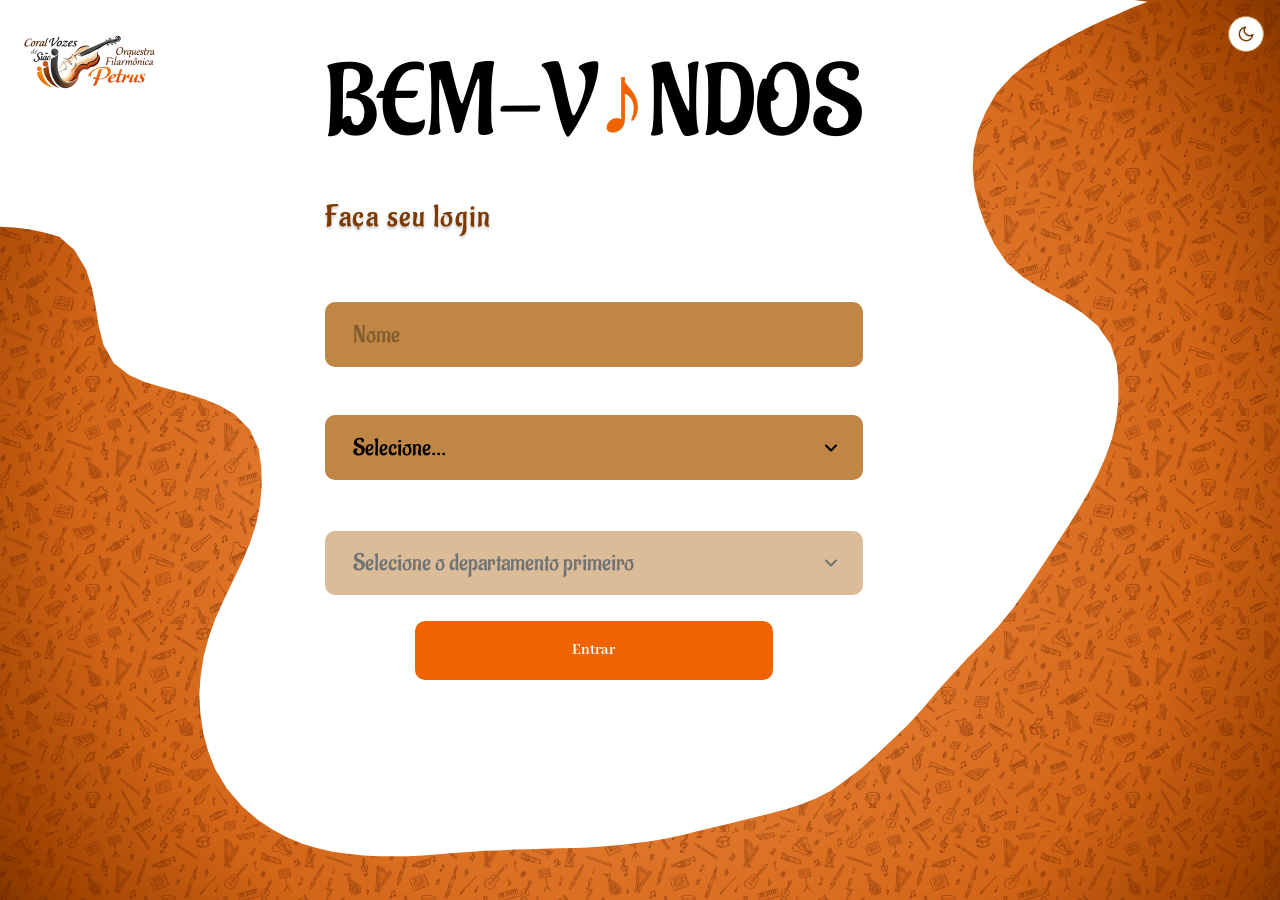
<file: index.html>
<!doctype html>
<html lang="pt-BR">
<head>
  <meta charset="UTF-8" />
  <meta name="viewport" content="width=device-width, initial-scale=1, viewport-fit=cover, interactive-widget=resizes-content" />
  <title>Login — Coral Vozes de Sião / Orquestra Filarmônica Petrus</title>
  <link rel="preconnect" href="https://fonts.googleapis.com" />
  <link rel="preconnect" href="https://fonts.gstatic.com" crossorigin />
  <link href="https://fonts.googleapis.com/css2?family=Aladin&family=Abhaya+Libre:wght@400;500;700&display=swap" rel="stylesheet" />
  <link rel="stylesheet" href="css/tokens.css" />
  <link rel="stylesheet" href="css/base.css" />
  <link rel="stylesheet" href="css/login.css" />
  <link rel="manifest" href="manifest.json" />
  <link rel="icon" href="assets/icons/app/favicon-32.png" sizes="32x32" type="image/png" />
  <link rel="icon" href="assets/icons/app/favicon-16.png" sizes="16x16" type="image/png" />
  <link rel="apple-touch-icon" href="assets/icons/app/apple-touch-icon.png" />
  <meta name="apple-mobile-web-app-capable" content="yes" />
  <meta name="apple-mobile-web-app-title" content="OFIP & CVS" />
  <meta name="theme-color" content="#EF6400" />
</head>
<body>
  <div class="login-panel">
    <button type="button" id="theme-toggle" class="theme-toggle" aria-label="Alternar tema claro/escuro">
      <svg class="icon-moon" viewBox="0 0 24 24" fill="none" stroke="currentColor" stroke-width="2" stroke-linecap="round" stroke-linejoin="round"><path d="M21 12.79A9 9 0 1111.21 3 7 7 0 0021 12.79z"/></svg>
      <svg class="icon-sun" viewBox="0 0 24 24" fill="none" stroke="currentColor" stroke-width="2" stroke-linecap="round" stroke-linejoin="round"><circle cx="12" cy="12" r="5"/><path d="M12 1v2M12 21v2M4.22 4.22l1.42 1.42M18.36 18.36l1.42 1.42M1 12h2M21 12h2M4.22 19.78l1.42-1.42M18.36 5.64l1.42-1.42"/></svg>
    </button>

    <div class="logo-blob"></div>
    <div class="login-blob"></div>

    <form id="login-form">
      <img class="login-logo" src="assets/logo/logo-combinado.png" alt="Coral Vozes de Sião / Orquestra Filarmônica Petrus" />
      <h1 class="login-title">
        <span aria-hidden="true">Bem-v<span class="note-i">♪</span>ndos</span>
        <span class="sr-only">Bem-vindos</span>
      </h1>
      <p class="login-subtitle">Faça seu login</p>

      <div class="field field-nome">
        <label for="nome" class="sr-only">Nome</label>
        <input type="text" id="nome" name="nome" placeholder="Nome" autocomplete="name" />
        <span class="error" data-error-for="nome"></span>
      </div>

      <div class="field field-departamento">
        <label for="departamento" class="sr-only">Departamento</label>
        <select id="departamento" name="departamento">
          <option value="">Selecione...</option>
          <option value="orquestra">Orquestra</option>
          <option value="coral">Coral</option>
        </select>
        <span class="error" data-error-for="departamento"></span>
      </div>

      <div class="field field-naipe">
        <label for="naipe" class="sr-only">Naipe / instrumento</label>
        <select id="naipe" name="naipe" disabled>
          <option value="">Selecione o departamento primeiro</option>
        </select>
        <span class="error" data-error-for="naipe"></span>
      </div>

      <button type="submit" class="submit-btn">Entrar</button>
    </form>
  </div>

  <script type="module" src="js/login.js"></script>
</body>
</html>
</file>
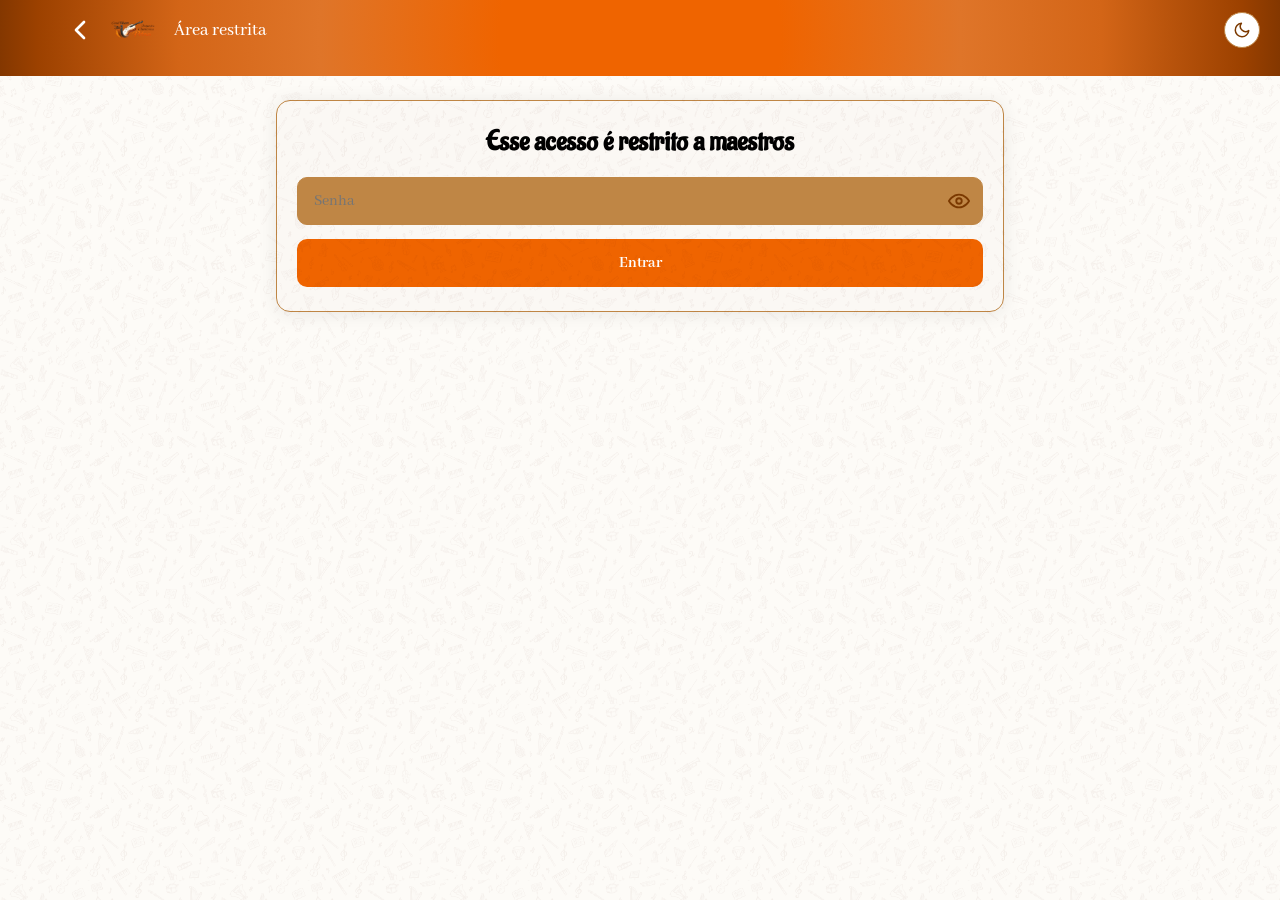
<file: pages/admin.html>
<!doctype html>
<html lang="pt-BR">
<head>
  <meta charset="UTF-8" />
  <meta name="viewport" content="width=device-width, initial-scale=1, viewport-fit=cover, interactive-widget=resizes-content" />
  <title>Maestros — OFIP &amp; CVS</title>
  <link rel="preconnect" href="https://fonts.googleapis.com" />
  <link rel="preconnect" href="https://fonts.gstatic.com" crossorigin />
  <link href="https://fonts.googleapis.com/css2?family=Aladin&family=Abhaya+Libre:wght@400;500;700&display=swap" rel="stylesheet" />
  <link rel="stylesheet" href="../css/tokens.css" />
  <link rel="stylesheet" href="../css/base.css" />
  <link rel="stylesheet" href="../css/catalogo.css" />
  <link rel="stylesheet" href="../css/admin.css" />
  <link rel="stylesheet" href="../css/admin-tablet.css" media="(min-width: 768px)" />
  <link rel="manifest" href="../manifest.json" />
  <link rel="icon" href="../assets/icons/app/favicon-32.png" sizes="32x32" type="image/png" />
  <link rel="icon" href="../assets/icons/app/favicon-16.png" sizes="16x16" type="image/png" />
  <link rel="apple-touch-icon" href="../assets/icons/app/apple-touch-icon.png" />
  <meta name="apple-mobile-web-app-capable" content="yes" />
  <meta name="apple-mobile-web-app-title" content="OFIP & CVS" />
  <meta name="theme-color" content="#EF6400" />
</head>
<body>
  <div class="fundo-textura" aria-hidden="true"></div>
  <header class="catalogo-header">
    <div class="catalogo-header-top">
      <a href="principal.html" class="menu-toggle" aria-label="Voltar pro catálogo">
        <svg viewBox="0 0 24 24" fill="none" stroke="currentColor" stroke-width="2" stroke-linecap="round" stroke-linejoin="round"><path d="M15 18l-6-6 6-6"/></svg>
      </a>
      <img class="catalogo-logo" src="../assets/logo/logo-combinado.png" alt="Coral Vozes de Sião / Orquestra Filarmônica Petrus" />
      <p class="catalogo-usuario">Área restrita</p>
      <button type="button" id="btn-tutorial-admin" class="menu-toggle" aria-label="Ver tutorial" hidden>
        <svg viewBox="0 0 24 24" fill="none" stroke="currentColor" stroke-width="2" stroke-linecap="round" stroke-linejoin="round"><circle cx="12" cy="12" r="10"/><path d="M9.5 9a2.5 2.5 0 0 1 4.8 1c0 1.5-2 2-2.3 3.2"/><line x1="12" y1="17" x2="12.01" y2="17"/></svg>
      </button>
      <button type="button" id="theme-toggle" class="theme-toggle" aria-label="Alternar tema claro/escuro">
        <svg class="icon-moon" viewBox="0 0 24 24" fill="none" stroke="currentColor" stroke-width="2" stroke-linecap="round" stroke-linejoin="round"><path d="M21 12.79A9 9 0 1111.21 3 7 7 0 0021 12.79z"/></svg>
        <svg class="icon-sun" viewBox="0 0 24 24" fill="none" stroke="currentColor" stroke-width="2" stroke-linecap="round" stroke-linejoin="round"><circle cx="12" cy="12" r="5"/><path d="M12 1v2M12 21v2M4.22 4.22l1.42 1.42M18.36 18.36l1.42 1.42M1 12h2M21 12h2M4.22 19.78l1.42-1.42M18.36 5.64l1.42-1.42"/></svg>
      </button>
    </div>
  </header>

  <main class="admin-conteudo">
    <section id="tela-senha" class="admin-card">
      <h1 class="admin-titulo">Esse acesso é restrito a maestros</h1>
      <label for="senha-admin" class="sr-only">Senha</label>
      <div class="campo-senha">
        <input type="password" id="senha-admin" placeholder="Senha" autocomplete="off" />
        <button type="button" id="btn-ver-senha" class="btn-ver-senha" aria-label="Mostrar senha" aria-pressed="false">
          <svg class="icone-olho-aberto" viewBox="0 0 24 24" fill="none" stroke="currentColor" stroke-width="2" stroke-linecap="round" stroke-linejoin="round"><path d="M1 12s4-7 11-7 11 7 11 7-4 7-11 7-11-7-11-7z"/><circle cx="12" cy="12" r="3"/></svg>
          <svg class="icone-olho-fechado" viewBox="0 0 24 24" fill="none" stroke="currentColor" stroke-width="2" stroke-linecap="round" stroke-linejoin="round" style="display: none"><path d="M17.94 17.94A10.94 10.94 0 0112 19c-7 0-11-7-11-7a21.3 21.3 0 015.06-5.94M9.9 4.24A10.94 10.94 0 0112 4c7 0 11 7 11 7a21.3 21.3 0 01-2.68 3.8M14.12 14.12a3 3 0 11-4.24-4.24"/><line x1="1" y1="1" x2="23" y2="23"/></svg>
        </button>
      </div>
      <button type="button" id="btn-entrar" class="admin-btn">Entrar</button>
      <p class="admin-erro" id="senha-erro" hidden>Senha incorreta.</p>
    </section>

    <section id="tela-lista" class="admin-card" hidden>
      <h1 class="admin-titulo">Hinos cadastrados</h1>
      <button type="button" id="btn-novo-hino" class="admin-btn">+ Adicionar novo hino</button>
      <p class="admin-status" id="lista-status"></p>
      <div id="lista-hinos" class="lista-hinos"></div>
    </section>

    <section id="tela-formulario" class="admin-card" hidden>
      <button type="button" id="btn-voltar-lista" class="admin-link-voltar">&larr; Voltar pra lista</button>
      <h1 class="admin-titulo" id="form-titulo-secao">Adicionar novo hino</h1>
      <form id="form-hino">
        <input type="hidden" id="hino_id" name="hino_id" />
        <label class="campo-label" for="titulo">Título</label>
        <input type="text" id="titulo" name="titulo" required />

        <label class="campo-label" for="numero_harpa">Número da Harpa (opcional)</label>
        <input type="number" id="numero_harpa" name="numero_harpa" min="1" />

        <div class="campo-categoria" id="campo-categoria">
          <label class="campo-label" for="categoria">Categoria</label>
          <select id="categoria" name="categoria" required></select>
        </div>
        <p class="admin-info" id="aviso-categoria-coral" hidden>Categoria: Coral Vozes de Sião (automático, só naipe de coral anexado)</p>

        <label class="campo-label" for="audio_referencia">Áudio de referência (opcional)</label>
        <div class="campo-arquivo-audio">
          <input type="file" id="audio_referencia" name="audio_referencia" accept="audio/*" class="arquivo-input" />
          <label class="arquivo-btn" for="audio_referencia"><svg viewBox="0 0 24 24" fill="none" stroke="currentColor" stroke-width="1.8" stroke-linecap="round" stroke-linejoin="round"><path d="M12 15V4M8 8l4-4 4 4"/><path d="M4 15v3a2 2 0 002 2h12a2 2 0 002-2v-3"/></svg><span>Escolher arquivo</span></label>
          <span class="arquivo-status" id="audio-arquivo-status"></span>
        </div>
        <p class="admin-info" id="aviso-audio-existente" hidden>Já tem áudio — selecione um novo arquivo só se quiser substituir.</p>

        <h2 class="admin-subtitulo">Orquestra</h2>
        <div class="naipes-grid" id="naipes-orquestra"></div>

        <h2 class="admin-subtitulo">Coral</h2>
        <div class="naipes-grid" id="naipes-coral"></div>

        <button type="submit" class="admin-btn">Salvar hino</button>
        <p class="admin-status" id="form-status"></p>
      </form>
    </section>
  </main>

  <script type="module" src="../js/admin.js"></script>
</body>
</html>
</file>
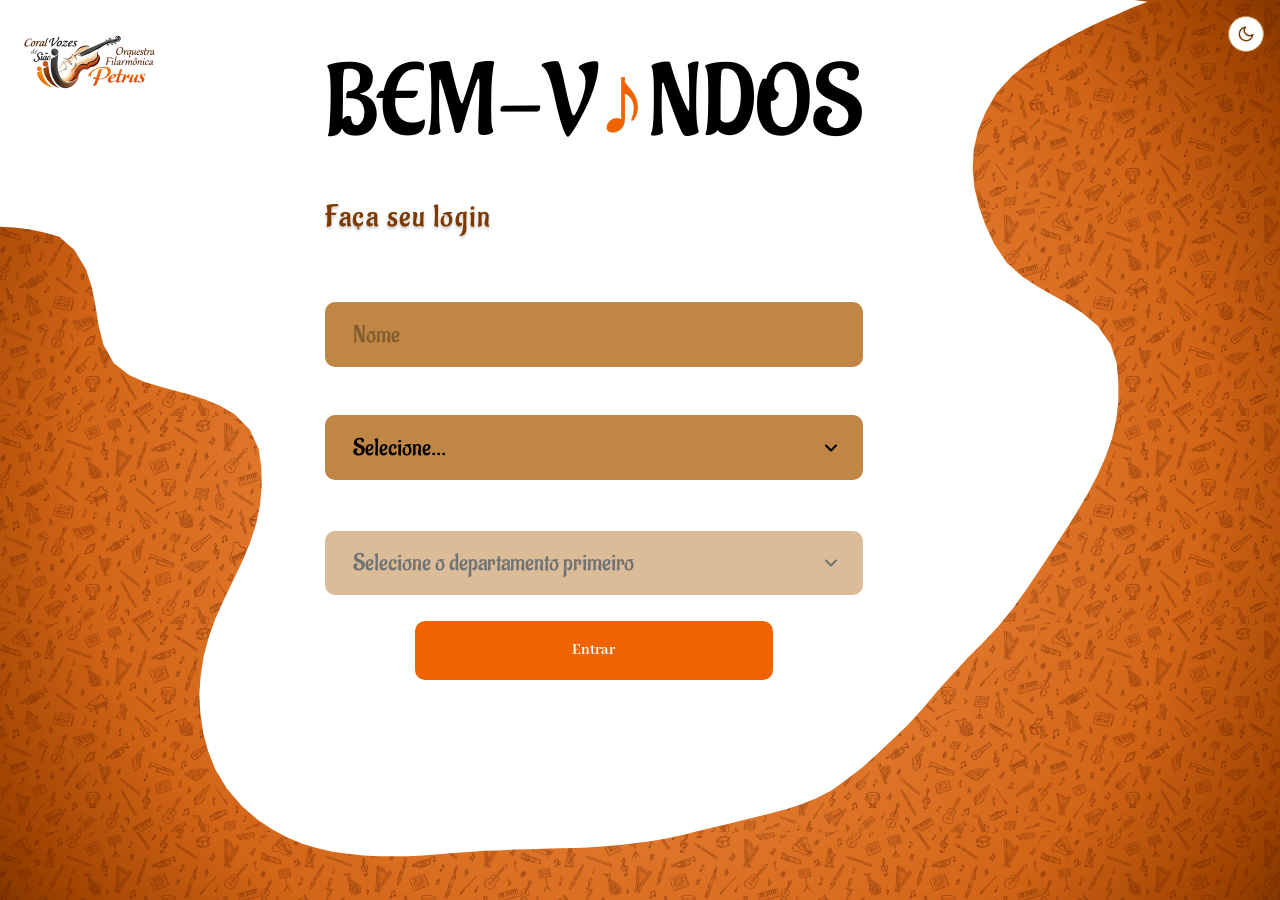
<file: pages/principal.html>
<!doctype html>
<html lang="pt-BR">
<head>
  <meta charset="UTF-8" />
  <meta name="viewport" content="width=device-width, initial-scale=1, viewport-fit=cover, interactive-widget=resizes-content" />
  <title>Catálogo de Hinos — OFIP &amp; CVS</title>
  <link rel="preconnect" href="https://fonts.googleapis.com" />
  <link rel="preconnect" href="https://fonts.gstatic.com" crossorigin />
  <link href="https://fonts.googleapis.com/css2?family=Aladin&family=Abhaya+Libre:wght@400;500;700&display=swap" rel="stylesheet" />
  <link rel="stylesheet" href="../css/tokens.css" />
  <link rel="stylesheet" href="../css/base.css" />
  <link rel="stylesheet" href="../css/catalogo.css" />
  <link rel="stylesheet" href="../css/catalogo-tablet.css" media="(min-width: 768px)" />
  <link rel="manifest" href="../manifest.json" />
  <link rel="icon" href="../assets/icons/app/favicon-32.png" sizes="32x32" type="image/png" />
  <link rel="icon" href="../assets/icons/app/favicon-16.png" sizes="16x16" type="image/png" />
  <link rel="apple-touch-icon" href="../assets/icons/app/apple-touch-icon.png" />
  <meta name="apple-mobile-web-app-capable" content="yes" />
  <meta name="apple-mobile-web-app-title" content="OFIP & CVS" />
  <meta name="theme-color" content="#EF6400" />
  <script src="https://cdn.onesignal.com/sdks/web/v16/OneSignalSDK.page.js" defer></script>
  <script>
    window.OneSignalDeferred = window.OneSignalDeferred || [];
    OneSignalDeferred.push(async function (OneSignal) {
      await OneSignal.init({
        appId: "ef953217-f8ed-4ee7-869e-0cbb382a4e55",
        serviceWorkerPath: "sw.js",
      });
    });
  </script>
</head>
<body>
  <div class="fundo-textura" aria-hidden="true"></div>
  <header class="catalogo-header">
    <div class="menu-wrap">
      <button type="button" id="menu-toggle" class="menu-toggle" aria-label="Abrir menu" aria-expanded="false">
        <svg viewBox="0 0 24 24" fill="none" stroke="currentColor" stroke-width="2" stroke-linecap="round"><path d="M4 7h16M4 12h16M4 17h16"/></svg>
      </button>
      <div class="menu-dropdown" id="menu-dropdown" hidden>
        <button type="button" id="menu-tutorial" class="menu-item">
          <svg viewBox="0 0 24 24" fill="none" stroke="currentColor" stroke-width="2" stroke-linecap="round" stroke-linejoin="round"><circle cx="12" cy="12" r="10"/><path d="M9.5 9a2.5 2.5 0 0 1 4.8 1c0 1.5-2 2-2.3 3.2"/><line x1="12" y1="17" x2="12.01" y2="17"/></svg>
          <span>Como usar</span>
        </button>
        <button type="button" id="menu-instalar" class="menu-item" hidden>
          <svg viewBox="0 0 24 24" fill="none" stroke="currentColor" stroke-width="2" stroke-linecap="round" stroke-linejoin="round"><path d="M12 15V4M8 8l4-4 4 4"/><path d="M4 15v3a2 2 0 002 2h12a2 2 0 002-2v-3"/></svg>
          <span>Instalar app</span>
        </button>
        <button type="button" id="menu-notificacoes" class="menu-item" hidden>
          <svg viewBox="0 0 24 24" fill="none" stroke="currentColor" stroke-width="2" stroke-linecap="round" stroke-linejoin="round"><path d="M18 8a6 6 0 0 0-12 0c0 7-3 9-3 9h18s-3-2-3-9"/><path d="M13.73 21a2 2 0 0 1-3.46 0"/></svg>
          <span>Ativar notificações</span>
        </button>
        <a href="admin.html" class="menu-item">
          <svg viewBox="0 0 24 24" fill="none" stroke="currentColor" stroke-width="2" stroke-linecap="round" stroke-linejoin="round"><path d="M4 18h16M4 18l-1-9 5 4 4-6 4 6 5-4-1 9"/></svg>
          <span>Maestros</span>
        </a>
        <button type="button" id="menu-sair" class="menu-item">
          <svg viewBox="0 0 24 24" fill="none" stroke="currentColor" stroke-width="2" stroke-linecap="round" stroke-linejoin="round"><path d="M9 21H5a2 2 0 0 1-2-2V5a2 2 0 0 1 2-2h4"/><polyline points="16 17 21 12 16 7"/><line x1="21" y1="12" x2="9" y2="12"/></svg>
          <span>Sair</span>
        </button>
      </div>
    </div>
    <div class="catalogo-header-top">
      <img class="catalogo-logo" src="../assets/logo/logo-combinado.png" alt="Coral Vozes de Sião / Orquestra Filarmônica Petrus" />
      <p class="catalogo-usuario" id="usuario-info"></p>
    </div>
    <button type="button" id="theme-toggle" class="theme-toggle" aria-label="Alternar tema claro/escuro">
      <svg class="icon-moon" viewBox="0 0 24 24" fill="none" stroke="currentColor" stroke-width="2" stroke-linecap="round" stroke-linejoin="round"><path d="M21 12.79A9 9 0 1111.21 3 7 7 0 0021 12.79z"/></svg>
      <svg class="icon-sun" viewBox="0 0 24 24" fill="none" stroke="currentColor" stroke-width="2" stroke-linecap="round" stroke-linejoin="round"><circle cx="12" cy="12" r="5"/><path d="M12 1v2M12 21v2M4.22 4.22l1.42 1.42M18.36 18.36l1.42 1.42M1 12h2M21 12h2M4.22 19.78l1.42-1.42M18.36 5.64l1.42-1.42"/></svg>
    </button>
    <div class="catalogo-pauta">
      <div class="categoria-marca-dagua" id="categoria-marca-dagua" aria-hidden="true"></div>
    </div>
  </header>

  <div class="catalogo-busca">
    <label for="busca" class="sr-only">Buscar por nome ou número da Harpa</label>
    <input type="search" id="busca" placeholder="Buscar por nome ou número da Harpa..." autocomplete="off" />
    <div class="ordenar-wrap">
      <button type="button" id="btn-ordenar" class="btn-ordenar" aria-label="Ordenar hinos" aria-expanded="false">
        <svg viewBox="0 0 24 24" fill="none" stroke="currentColor" stroke-width="2" stroke-linecap="round" stroke-linejoin="round"><path d="M4 6h16M8 12h8M11 18h2"/></svg>
      </button>
      <div class="ordenar-dropdown" id="ordenar-dropdown" hidden>
        <button type="button" class="ordenar-item" data-ordenar="alfabetica">Ordem alfabética</button>
        <button type="button" class="ordenar-item" data-ordenar="recentes">Recém-adicionados</button>
        <button type="button" class="ordenar-item" data-ordenar="antigos">Mais antigos</button>
      </div>
    </div>
  </div>

  <nav class="categoria-nav" id="categoria-nav" aria-label="Categorias de hinos"></nav>

  <main class="hino-lista" id="hino-lista">
    <p class="carregando" id="carregando">Carregando hinos...</p>
  </main>

  <script type="module" src="../js/catalogo.js"></script>
</body>
</html>
</file>
<file: css/tokens.css>
:root {
  --bg: #FDFBF7;
  --surface: #FFFFFF;
  --text: #000000;
  --text-secondary: #7B3900;
  --accent: #EF6400;
  --accent-dark: #7B3900;
  --field-bg: #BF8645;
  --login-gradient: radial-gradient(circle, #EF6400 22%, #DF7529 50%, #D36517 72%, #9C4100 94%, #833700 100%);
  --erro: #B3261E;
}

:root[data-theme="dark"] {
  --bg: #211309;
  --surface: #34210F;
  --text: #F1E4D2;
  --text-secondary: #DCC3A3;
  --accent: #EF6400;
  --accent-dark: #FFA857;
  --field-bg: #9C6B34;
  --login-gradient: radial-gradient(circle, #833700 22%, #6b2c00 50%, #5c2600 72%, #401a00 94%, #2e1300 100%);
  --erro: #FF6B6B;
}

@media (prefers-color-scheme: dark) {
  :root:not([data-theme="light"]) {
    --bg: #211309;
    --surface: #34210F;
    --text: #F1E4D2;
    --text-secondary: #DCC3A3;
    --accent: #EF6400;
    --accent-dark: #FFA857;
    --field-bg: #9C6B34;
    --login-gradient: radial-gradient(circle, #833700 22%, #6b2c00 50%, #5c2600 72%, #401a00 94%, #2e1300 100%);
    --erro: #FF6B6B;
  }
}
</file>
<file: css/base.css>
*, *::before, *::after {
  box-sizing: border-box;
}

html {
  -webkit-tap-highlight-color: transparent;
  -webkit-text-size-adjust: 100%;
  overscroll-behavior: none;
}

body, h1, h2, p, fieldset {
  margin: 0;
  padding: 0;
}

body {
  min-height: 100dvh;
  font-family: "Abhaya Libre", Georgia, "Times New Roman", serif;
  background: var(--bg);
  color: var(--text);
  transition: background-color .2s ease, color .2s ease;
}

.container {
  max-width: 440px;
  margin: 0 auto;
  padding: 24px;
}

.sr-only {
  position: absolute;
  width: 1px;
  height: 1px;
  padding: 0;
  margin: -1px;
  overflow: hidden;
  clip: rect(0, 0, 0, 0);
  white-space: nowrap;
  border: 0;
}

button {
  font-family: inherit;
  cursor: pointer;
  touch-action: manipulation;
  user-select: none;
  -webkit-user-select: none;
}

input, select {
  font-family: inherit;
  font-size: 16px;
}

.theme-toggle {
  width: 36px;
  height: 36px;
  border-radius: 50%;
  border: 1px solid var(--field-bg);
  background: var(--surface);
  display: flex;
  align-items: center;
  justify-content: center;
  cursor: url("../assets/icons/cursor-note.svg") 4 20, pointer;
}

.theme-toggle svg {
  width: 18px;
  height: 18px;
  color: var(--accent-dark);
}

.theme-toggle .icon-sun {
  display: none;
}

:root[data-theme="dark"] .theme-toggle .icon-moon {
  display: none;
}

:root[data-theme="dark"] .theme-toggle .icon-sun {
  display: block;
}

.atualizacao-banner {
  position: fixed;
  left: 12px;
  right: 12px;
  bottom: 12px;
  z-index: 50;
  max-width: 420px;
  margin: 0 auto;
  display: flex;
  align-items: center;
  justify-content: space-between;
  gap: 12px;
  background: var(--surface);
  color: var(--text);
  border-radius: 14px;
  padding: 14px 14px 14px 18px;
  padding-bottom: calc(14px + env(safe-area-inset-bottom, 0px));
  box-shadow: 0 8px 24px rgba(0, 0, 0, .3);
}

.atualizacao-texto {
  margin: 0;
  font-family: "Abhaya Libre", serif;
  font-size: 14px;
  color: var(--text);
}

.atualizacao-btn {
  flex: none;
  border: none;
  border-radius: 10px;
  padding: 10px 16px;
  background: var(--accent);
  color: #FFFFFF;
  font-family: "Abhaya Libre", serif;
  font-weight: 700;
  font-size: 14px;
  touch-action: manipulation;
  transition: background-color .15s ease, transform .1s ease;
  cursor: url("../assets/icons/cursor-note.svg") 4 20, pointer;
}

.atualizacao-btn:active {
  transform: scale(.97);
}

@media (hover: hover) and (pointer: fine) {
  .atualizacao-btn:hover {
    background: var(--accent-dark);
  }
}
</file>
<file: css/login.css>
/* Pure CSS, no PNG. The gradient + instrument pattern + white "blob" shape
   are all real code now — the blob's outline was traced from the Figma
   export with an image-contour script (not eyeballed), then baked into a
   clip-path polygon per breakpoint. Because .login-panel is always
   100vw x 100dvh (no aspect-ratio lock), there is never leftover space to
   fill: the gradient background and the blob both stretch to fill the
   screen exactly, in any orientation, with zero cropping and zero margin. */

@view-transition {
  navigation: auto;
}

::view-transition-old(root),
::view-transition-new(root) {
  animation-duration: .22s;
}

@media (prefers-reduced-motion: reduce) {
  ::view-transition-old(root),
  ::view-transition-new(root) {
    animation: none;
  }
}

.login-panel {
  position: relative;
  width: 100%;
  height: 100dvh;
  overflow: hidden;
  background: var(--login-gradient);
  background-size: cover;
}

/* Instrument pattern as its own layer (not baked into .login-panel's
   background) so its opacity can be controlled independently — the
   multi-layer background shorthand has no per-layer opacity knob. It paints
   before .login-blob in DOM order, so it only shows through the gradient
   area outside the white card shape. */
.login-panel::before {
  content: "";
  position: absolute;
  inset: 0;
  background-image: url("../assets/patterns/instrumentos-fundo.png");
  background-repeat: repeat;
  background-size: 260px;
  opacity: .55;
  pointer-events: none;
}

.login-blob {
  position: absolute;
  inset: 0;
  background: var(--surface);
}

/* Small white backdrop behind the logo — only exists on mobile, where the
   logo sits above the main card on the gradient background and needs its
   own shape (traced the same way as .login-blob). On tablet/desktop the
   logo already sits inside the main white card, so this stays hidden. */
.logo-blob {
  position: absolute;
  inset: 0;
  background: var(--surface);
}

form {
  position: static;
}

.login-logo {
  position: absolute;
  z-index: 1;
  height: auto;
}

.login-title {
  position: absolute;
  z-index: 1;
  margin: 0;
  font-family: "Aladin", cursive;
  font-weight: normal;
  text-transform: uppercase;
  color: var(--text);
  line-height: 1;
  white-space: nowrap;
}

.login-title .note-i {
  font-family: "Abhaya Libre", serif;
  color: var(--accent);
}

.login-subtitle {
  position: absolute;
  z-index: 1;
  margin: 0;
  font-family: "Aladin", cursive;
  color: var(--accent-dark);
  letter-spacing: .05em;
  text-shadow: 0 2px 3px rgba(0, 0, 0, .25);
  white-space: nowrap;
}

.field {
  position: absolute;
  z-index: 1;
}

.field input,
.field select {
  appearance: none;
  -webkit-appearance: none;
  width: 100%;
  height: 100%;
  padding: 0 5%;
  border-radius: 10px;
  border: 1px solid transparent;
  background-color: var(--field-bg);
  color: var(--text);
  font-family: "Aladin", cursive;
  font-weight: 500;
  font-size: clamp(17px, 4.6vw, 24px);
  cursor: url("../assets/icons/cursor-note.svg") 4 20, text;
}

.field select {
  background-image: url("data:image/svg+xml,%3Csvg xmlns='http://www.w3.org/2000/svg' viewBox='0 0 24 24'%3E%3Cpath d='M6 9l6 6 6-6' fill='none' stroke='%23000000' stroke-width='2.5' stroke-linecap='round' stroke-linejoin='round'/%3E%3C/svg%3E");
  background-repeat: no-repeat;
  background-position: right 4% center;
  background-size: clamp(14px, 1.6vw, 20px);
}

.field input::placeholder {
  color: var(--text);
  opacity: .3;
}

.field select:disabled {
  opacity: .55;
  cursor: not-allowed;
}

.field .error {
  display: block;
  position: absolute;
  top: 100%;
  left: 5%;
  color: #B3261E;
  font-size: 11px;
  margin-top: 2px;
}

.submit-btn {
  position: absolute;
  z-index: 1;
  border: none;
  border-radius: 10px;
  background: var(--accent);
  color: #FFFFFF;
  font-size: clamp(11px, 1.3vw, 16px);
  font-weight: bold;
  cursor: url("../assets/icons/cursor-note.svg") 4 20, pointer;
}

.theme-toggle {
  position: absolute;
  top: 16px;
  right: 16px;
  z-index: 2;
}

/* ---------- Mobile portrait (default) ---------- */
/* Clip-path point counts are intentionally high (~220 pts each, sampled from
   the traced contour, not hand-drawn) so every corner reads as a smooth
   curve instead of a faceted polygon — a plain few-point polygon looked
   visibly angular/square at the corners. */
.logo-blob {
  clip-path: polygon(0.0% 0.0%, 0.0% 0.862%, 0.0% 1.724%, 0.0% 2.586%, 0.0% 3.448%, 0.0% 4.31%, 0.0% 5.172%, 0.0% 6.034%, 0.0% 6.897%, 0.0% 7.759%, 0.0% 8.621%, 0.0% 9.483%, 0.0% 10.345%, 0.0% 11.207%, 0.0% 12.069%, 0.0% 12.931%, 0.0% 13.793%, 0.133% 14.594%, 2.0% 14.778%, 3.867% 14.717%, 5.733% 14.347%, 7.6% 13.732%, 9.467% 13.116%, 11.333% 12.562%, 13.2% 12.069%, 15.067% 11.7%, 16.933% 11.515%, 18.8% 11.515%, 20.667% 11.576%, 22.533% 11.884%, 24.4% 12.315%, 26.267% 12.931%, 28.133% 13.485%, 30.0% 13.916%, 31.867% 14.224%, 33.867% 14.347%, 35.733% 14.347%, 37.6% 14.286%, 39.467% 14.039%, 41.333% 13.608%, 43.2% 13.116%, 45.067% 12.623%, 46.933% 12.192%, 48.8% 11.823%, 50.667% 11.638%, 52.533% 11.515%, 54.4% 11.453%, 56.267% 11.576%, 58.133% 11.761%, 60.0% 12.131%, 61.867% 12.685%, 63.733% 13.362%, 65.6% 13.916%, 67.467% 14.224%, 69.333% 14.347%, 71.2% 14.347%, 73.067% 14.224%, 74.933% 13.916%, 76.8% 13.424%, 78.667% 12.808%, 80.533% 12.254%, 82.4% 11.823%, 84.267% 11.576%, 86.133% 11.515%, 88.0% 11.515%, 89.867% 11.576%, 91.733% 11.761%, 93.6% 12.007%, 95.467% 12.315%, 97.333% 12.746%, 99.333% 13.3%, 99.867% 12.685%, 99.867% 11.823%, 99.867% 10.961%, 99.867% 10.099%, 99.867% 9.236%, 99.867% 8.374%, 99.867% 7.512%, 99.867% 6.65%, 99.867% 5.788%, 99.867% 4.926%, 99.867% 4.064%, 99.867% 3.202%, 99.867% 2.34%, 99.867% 1.478%, 99.867% 0.616%, 99.333% 0.0%, 97.467% 0.0%, 95.6% 0.0%, 93.733% 0.0%, 91.867% 0.0%, 90.0% 0.0%, 88.133% 0.0%, 86.267% 0.0%, 84.4% 0.0%, 82.533% 0.0%, 80.667% 0.0%, 78.8% 0.0%, 76.933% 0.0%, 75.067% 0.0%, 73.2% 0.0%, 71.333% 0.0%, 69.467% 0.0%, 67.6% 0.0%, 65.733% 0.0%, 63.733% 0.0%, 61.867% 0.0%, 60.0% 0.0%, 58.133% 0.0%, 56.267% 0.0%, 54.4% 0.0%, 52.533% 0.0%, 50.667% 0.0%, 48.8% 0.0%, 46.933% 0.0%, 45.067% 0.0%, 43.2% 0.0%, 41.333% 0.0%, 39.467% 0.0%, 37.6% 0.0%, 35.733% 0.0%, 33.867% 0.0%, 32.0% 0.0%, 30.133% 0.0%, 28.267% 0.0%, 26.4% 0.0%, 24.533% 0.0%, 22.667% 0.0%, 20.8% 0.0%, 18.933% 0.0%, 17.067% 0.0%, 15.2% 0.0%, 13.333% 0.0%, 11.467% 0.0%, 9.6% 0.0%, 7.733% 0.0%, 5.867% 0.0%, 4.0% 0.0%, 2.133% 0.0%, 0.133% 0.0%);
}

.login-blob {
  clip-path: polygon(14.0% 22.044%, 12.0% 22.167%, 10.0% 22.475%, 8.0% 23.03%, 6.133% 23.892%, 4.8% 24.815%, 4.133% 25.8%, 3.867% 26.724%, 3.733% 27.648%, 3.733% 28.571%, 3.733% 29.495%, 3.733% 30.419%, 3.733% 31.404%, 3.733% 32.328%, 3.733% 33.251%, 3.733% 34.175%, 3.733% 35.099%, 3.733% 36.022%, 3.733% 37.007%, 3.733% 37.931%, 3.733% 38.855%, 3.733% 39.778%, 3.733% 40.702%, 3.733% 41.626%, 3.733% 42.611%, 3.733% 43.534%, 3.733% 44.458%, 3.733% 45.382%, 3.733% 46.305%, 3.733% 47.291%, 3.733% 48.214%, 3.733% 49.138%, 3.733% 50.062%, 3.733% 50.985%, 3.733% 51.909%, 3.733% 52.894%, 3.733% 53.818%, 3.733% 54.741%, 3.733% 55.665%, 3.733% 56.589%, 3.733% 57.512%, 3.733% 58.498%, 3.733% 59.421%, 3.733% 60.345%, 3.733% 61.268%, 3.733% 62.192%, 3.733% 63.116%, 3.733% 64.101%, 3.733% 65.025%, 3.733% 65.948%, 3.733% 66.872%, 3.733% 67.796%, 3.733% 68.781%, 3.733% 69.704%, 3.733% 70.628%, 3.733% 71.552%, 3.733% 72.475%, 3.733% 73.399%, 3.733% 74.384%, 3.733% 75.308%, 3.733% 76.232%, 3.733% 77.155%, 3.733% 78.079%, 3.733% 79.002%, 3.733% 79.988%, 3.733% 80.911%, 3.733% 81.835%, 3.733% 82.759%, 3.733% 83.682%, 4.0% 84.606%, 4.533% 85.591%, 5.733% 86.515%, 7.467% 87.438%, 9.467% 88.054%, 11.467% 88.424%, 13.6% 88.547%, 15.6% 88.608%, 17.6% 88.608%, 19.6% 88.608%, 21.6% 88.608%, 23.6% 88.608%, 25.733% 88.608%, 27.733% 88.608%, 29.733% 88.608%, 31.733% 88.608%, 33.733% 88.608%, 35.733% 88.608%, 37.867% 88.608%, 39.867% 88.608%, 41.867% 88.608%, 43.867% 88.608%, 45.867% 88.608%, 47.867% 88.608%, 50.0% 88.608%, 52.0% 88.608%, 54.0% 88.608%, 56.0% 88.608%, 58.0% 88.608%, 60.133% 88.608%, 62.133% 88.608%, 64.133% 88.608%, 66.133% 88.608%, 68.133% 88.608%, 70.133% 88.608%, 72.267% 88.608%, 74.267% 88.608%, 76.267% 88.608%, 78.267% 88.608%, 80.267% 88.608%, 82.267% 88.608%, 84.4% 88.547%, 86.4% 88.362%, 88.4% 87.931%, 90.4% 87.254%, 92.0% 86.33%, 93.067% 85.406%, 93.6% 84.421%, 93.733% 83.498%, 93.733% 82.574%, 93.733% 81.65%, 93.733% 80.727%, 93.733% 79.803%, 93.733% 78.818%, 93.733% 77.894%, 93.733% 76.97%, 93.733% 76.047%, 93.733% 75.123%, 93.733% 74.138%, 93.733% 73.214%, 93.733% 72.291%, 93.733% 71.367%, 93.733% 70.443%, 93.733% 69.52%, 93.733% 68.534%, 93.733% 67.611%, 93.733% 66.687%, 93.733% 65.764%, 93.733% 64.84%, 93.733% 63.916%, 93.733% 62.931%, 93.733% 62.007%, 93.733% 61.084%, 93.733% 60.16%, 93.733% 59.236%, 93.733% 58.313%, 93.733% 57.328%, 93.733% 56.404%, 93.733% 55.48%, 93.733% 54.557%, 93.733% 53.633%, 93.733% 52.648%, 93.733% 51.724%, 93.733% 50.8%, 93.733% 49.877%, 93.733% 48.953%, 93.733% 48.03%, 93.733% 47.044%, 93.733% 46.121%, 93.733% 45.197%, 93.733% 44.273%, 93.733% 43.35%, 93.733% 42.426%, 93.733% 41.441%, 93.733% 40.517%, 93.733% 39.594%, 93.733% 38.67%, 93.733% 37.746%, 93.733% 36.823%, 93.733% 35.837%, 93.733% 34.914%, 93.733% 33.99%, 93.733% 33.067%, 93.733% 32.143%, 93.733% 31.158%, 93.733% 30.234%, 93.733% 29.31%, 93.733% 28.387%, 93.733% 27.463%, 93.6% 26.539%, 93.2% 25.554%, 92.4% 24.631%, 91.067% 23.707%, 89.067% 22.906%, 87.067% 22.414%, 85.067% 22.167%, 82.933% 22.044%, 80.933% 22.044%, 78.933% 22.044%, 76.933% 22.044%, 74.933% 22.044%, 72.933% 22.044%, 70.8% 22.044%, 68.8% 22.044%, 66.8% 22.044%, 64.8% 22.044%, 62.8% 22.044%, 60.667% 22.044%, 58.667% 22.044%, 56.667% 22.044%, 54.667% 22.044%, 52.667% 22.044%, 50.667% 22.044%, 48.533% 22.044%, 46.533% 22.044%, 44.533% 22.044%, 42.533% 22.044%, 40.533% 22.044%, 38.533% 22.044%, 36.4% 22.044%, 34.4% 22.044%, 32.4% 22.044%, 30.4% 22.044%, 28.4% 22.044%, 26.4% 22.044%, 24.267% 22.044%, 22.267% 22.044%, 20.267% 22.044%, 18.267% 22.044%, 16.267% 22.044%, 14.133% 22.044%);
}

.login-logo { left: 28.5%; top: 0.3%; width: 38%; }
.login-title { left: 9.87%; top: 25%; font-size: 14.8vw; }
.login-subtitle { left: 9.87%; top: 33.5%; font-size: 5.6vw; }
.field-nome { left: 9.87%; top: 40.5%; width: 78.53%; height: 5.4%; }
.field-departamento { left: 9.87%; top: 52.7%; width: 78.53%; height: 5.4%; }
.field-naipe { left: 9.87%; top: 64.9%; width: 78.53%; height: 5.4%; }
.submit-btn { left: 23.62%; top: 77.5%; width: 51.04%; height: 4.5%; }

/* ---------- Tablet, portrait only ---------- */
@media (min-width: 768px) and (max-width: 1279px) and (orientation: portrait) {
  .logo-blob {
    display: none;
  }

  .login-blob {
    clip-path: polygon(0.0% 0.0%, 0.0% 1.172%, 0.0% 2.393%, 0.0% 3.613%, 0.0% 4.785%, 0.0% 6.006%, 0.0% 7.227%, 0.0% 8.398%, 0.0% 9.619%, 0.0% 10.84%, 0.0% 12.012%, 0.0% 13.232%, 0.0% 14.453%, 0.0% 15.625%, 0.0% 16.846%, 0.0% 18.066%, 0.0% 19.287%, 0.0% 20.459%, 1.432% 20.703%, 3.06% 21.045%, 4.622% 21.533%, 5.859% 22.754%, 6.641% 23.975%, 7.096% 25.146%, 7.357% 26.367%, 7.617% 27.588%, 7.747% 28.76%, 7.943% 29.98%, 8.268% 31.201%, 8.789% 32.373%, 9.831% 33.594%, 11.458% 34.473%, 13.086% 35.059%, 14.648% 35.498%, 16.276% 35.986%, 17.904% 36.621%, 19.466% 37.549%, 20.638% 38.77%, 21.354% 39.99%, 21.615% 41.162%, 21.745% 42.383%, 21.81% 43.604%, 21.745% 44.775%, 21.615% 45.996%, 21.354% 47.217%, 21.029% 48.438%, 20.638% 49.609%, 20.182% 50.83%, 19.596% 52.051%, 19.076% 53.223%, 18.49% 54.443%, 17.969% 55.664%, 17.578% 56.836%, 17.188% 58.057%, 16.862% 59.277%, 16.667% 60.449%, 16.536% 61.67%, 16.471% 62.891%, 16.471% 64.062%, 16.602% 65.283%, 16.797% 66.504%, 17.122% 67.725%, 17.448% 68.896%, 17.969% 70.117%, 18.685% 71.338%, 19.596% 72.51%, 20.703% 73.73%, 22.201% 74.902%, 23.763% 75.83%, 25.391% 76.514%, 27.018% 77.002%, 28.581% 77.344%, 30.208% 77.539%, 31.836% 77.637%, 33.464% 77.637%, 35.026% 77.539%, 36.654% 77.441%, 38.281% 77.295%, 39.844% 77.197%, 41.471% 77.1%, 43.099% 77.051%, 44.661% 76.953%, 46.289% 76.904%, 47.917% 76.855%, 49.479% 76.807%, 51.107% 76.709%, 52.734% 76.562%, 54.297% 76.367%, 55.924% 76.074%, 57.552% 75.684%, 59.18% 75.293%, 60.742% 74.902%, 62.37% 74.463%, 63.997% 74.072%, 65.56% 73.633%, 67.188% 73.145%, 68.815% 72.461%, 70.378% 71.582%, 72.005% 70.41%, 73.372% 69.189%, 74.609% 68.018%, 75.846% 66.797%, 77.018% 65.576%, 78.06% 64.355%, 78.971% 63.184%, 79.948% 61.963%, 80.99% 60.742%, 82.031% 59.57%, 83.203% 58.35%, 84.31% 57.129%, 85.221% 55.957%, 86.133% 54.736%, 86.979% 53.516%, 87.695% 52.344%, 88.477% 51.123%, 89.193% 49.902%, 89.909% 48.73%, 90.69% 47.51%, 91.406% 46.289%, 92.057% 45.068%, 92.708% 43.896%, 93.294% 42.676%, 93.75% 41.455%, 94.141% 40.283%, 94.466% 39.062%, 94.727% 37.842%, 94.857% 36.67%, 94.922% 35.449%, 94.857% 34.229%, 94.792% 33.057%, 94.466% 31.836%, 93.945% 30.615%, 93.034% 29.395%, 91.667% 28.223%, 90.039% 27.148%, 88.411% 26.221%, 86.849% 25.146%, 85.482% 23.926%, 84.635% 22.705%, 84.049% 21.533%, 83.529% 20.312%, 83.073% 19.092%, 82.812% 17.92%, 82.552% 16.699%, 82.487% 15.479%, 82.487% 14.307%, 82.617% 13.086%, 82.943% 11.865%, 83.333% 10.645%, 83.919% 9.473%, 84.635% 8.252%, 85.677% 7.031%, 86.979% 5.859%, 88.607% 4.688%, 90.234% 3.662%, 91.797% 2.734%, 93.424% 1.904%, 95.052% 1.123%, 96.615% 0.439%, 96.549% 0.0%, 94.922% 0.0%, 93.294% 0.0%, 91.732% 0.0%, 90.104% 0.0%, 88.477% 0.0%, 86.914% 0.0%, 85.286% 0.0%, 83.659% 0.0%, 82.096% 0.0%, 80.469% 0.0%, 78.841% 0.0%, 77.279% 0.0%, 75.651% 0.0%, 74.023% 0.0%, 72.461% 0.0%, 70.833% 0.0%, 69.206% 0.0%, 67.578% 0.0%, 66.016% 0.0%, 64.388% 0.0%, 62.76% 0.0%, 61.198% 0.0%, 59.57% 0.0%, 57.943% 0.0%, 56.38% 0.0%, 54.753% 0.0%, 53.125% 0.0%, 51.562% 0.0%, 49.935% 0.0%, 48.307% 0.0%, 46.68% 0.0%, 45.117% 0.0%, 43.49% 0.0%, 41.862% 0.0%, 40.299% 0.0%, 38.672% 0.0%, 37.044% 0.0%, 35.482% 0.0%, 33.854% 0.0%, 32.227% 0.0%, 30.664% 0.0%, 29.036% 0.0%, 27.409% 0.0%, 25.846% 0.0%, 24.219% 0.0%, 22.591% 0.0%, 20.964% 0.0%, 19.401% 0.0%, 17.773% 0.0%, 16.146% 0.0%, 14.583% 0.0%, 12.956% 0.0%, 11.328% 0.0%, 9.766% 0.0%, 8.138% 0.0%, 6.51% 0.0%, 4.948% 0.0%, 3.32% 0.0%, 1.693% 0.0%, 0.065% 0.0%);
  }

  .login-logo { left: 2%; top: 2%; width: 30%; }
  .login-title { left: 24.09%; top: 17%; font-size: 9.3vw; }
  .login-subtitle { left: 24.09%; top: 24.5%; font-size: 3.6vw; }
  .field-nome { left: 24.09%; top: 35.94%; width: 49.48%; height: 4%; }
  .field-departamento { left: 24.09%; top: 45.73%; width: 49.48%; height: 4%; }
  .field-naipe { left: 24.09%; top: 55.76%; width: 49.48%; height: 4%; }
  .submit-btn { left: 32.75%; top: 62.5%; width: 32.16%; height: 4.2%; }

  .field input,
  .field select {
    font-size: clamp(18px, 2.2vw, 26px);
  }
}

/* ---------- Desktop, OR any landscape orientation ---------- */
@media (min-width: 1280px), (orientation: landscape) {
  .logo-blob {
    display: none;
  }

  .login-blob {
    clip-path: polygon(0.0% 0.0%, 0.0% 2.083%, 0.0% 4.167%, 0.0% 6.296%, 0.0% 8.38%, 0.0% 10.463%, 0.0% 12.593%, 0.0% 14.676%, 0.0% 16.759%, 0.0% 18.889%, 0.0% 20.972%, 0.0% 23.056%, 0.0% 25.185%, 1.094% 25.278%, 2.266% 25.463%, 3.464% 25.833%, 4.635% 26.296%, 5.807% 27.778%, 6.719% 29.907%, 7.187% 31.991%, 7.474% 34.074%, 7.708% 36.204%, 8.073% 38.287%, 8.88% 40.324%, 10.078% 41.667%, 11.25% 42.407%, 12.422% 42.917%, 13.62% 43.38%, 14.792% 43.843%, 15.964% 44.352%, 17.161% 45.046%, 18.333% 46.019%, 19.505% 47.731%, 20.208% 49.861%, 20.417% 51.944%, 20.443% 54.028%, 20.312% 56.157%, 20.0% 58.241%, 19.531% 60.324%, 18.906% 62.454%, 18.203% 64.537%, 17.5% 66.62%, 16.823% 68.75%, 16.302% 70.833%, 15.911% 72.917%, 15.677% 75.046%, 15.573% 77.13%, 15.651% 79.213%, 15.859% 81.343%, 16.25% 83.426%, 16.823% 85.509%, 17.734% 87.639%, 18.906% 89.583%, 20.078% 91.019%, 21.276% 92.176%, 22.448% 93.056%, 23.62% 93.75%, 24.818% 94.259%, 25.99% 94.63%, 27.161% 94.861%, 28.359% 95.046%, 29.531% 95.139%, 30.703% 95.139%, 31.901% 95.139%, 33.073% 95.046%, 34.245% 94.907%, 35.443% 94.769%, 36.615% 94.676%, 37.786% 94.537%, 38.984% 94.491%, 40.156% 94.398%, 41.328% 94.352%, 42.526% 94.306%, 43.698% 94.259%, 44.896% 94.213%, 46.068% 94.167%, 47.24% 94.028%, 48.438% 93.889%, 49.609% 93.704%, 50.781% 93.472%, 51.979% 93.194%, 53.151% 92.824%, 54.323% 92.407%, 55.521% 91.991%, 56.693% 91.62%, 57.865% 91.204%, 59.062% 90.787%, 60.234% 90.37%, 61.406% 89.907%, 62.604% 89.352%, 63.776% 88.704%, 64.948% 87.824%, 66.146% 86.62%, 67.318% 85.324%, 68.49% 83.843%, 69.688% 82.222%, 70.859% 80.648%, 72.031% 78.843%, 73.229% 76.806%, 74.401% 74.954%, 75.573% 73.148%, 76.771% 71.435%, 77.943% 69.676%, 79.115% 67.639%, 80.182% 65.509%, 81.172% 63.426%, 82.135% 61.343%, 83.099% 59.213%, 84.036% 57.13%, 84.896% 55.046%, 85.703% 52.917%, 86.354% 50.833%, 86.875% 48.75%, 87.214% 46.62%, 87.37% 44.537%, 87.37% 42.454%, 87.24% 40.324%, 86.771% 38.241%, 85.755% 36.204%, 84.557% 34.769%, 83.385% 33.704%, 82.214% 32.778%, 81.016% 31.806%, 79.844% 30.694%, 78.672% 29.213%, 77.682% 27.13%, 77.005% 25.046%, 76.484% 22.963%, 76.12% 20.833%, 75.99% 18.75%, 76.068% 16.667%, 76.406% 14.537%, 77.005% 12.454%, 77.839% 10.37%, 79.036% 8.472%, 80.208% 7.083%, 81.38% 5.926%, 82.578% 4.907%, 83.75% 3.981%, 84.922% 3.102%, 86.12% 2.315%, 87.292% 1.574%, 88.464% 0.833%, 89.661% 0.185%, 88.594% 0.0%, 87.422% 0.0%, 86.224% 0.0%, 85.052% 0.0%, 83.854% 0.0%, 82.682% 0.0%, 81.51% 0.0%, 80.312% 0.0%, 79.141% 0.0%, 77.969% 0.0%, 76.771% 0.0%, 75.599% 0.0%, 74.427% 0.0%, 73.229% 0.0%, 72.057% 0.0%, 70.885% 0.0%, 69.688% 0.0%, 68.516% 0.0%, 67.344% 0.0%, 66.146% 0.0%, 64.974% 0.0%, 63.802% 0.0%, 62.604% 0.0%, 61.432% 0.0%, 60.26% 0.0%, 59.062% 0.0%, 57.891% 0.0%, 56.719% 0.0%, 55.521% 0.0%, 54.349% 0.0%, 53.177% 0.0%, 51.979% 0.0%, 50.807% 0.0%, 49.635% 0.0%, 48.438% 0.0%, 47.266% 0.0%, 46.094% 0.0%, 44.896% 0.0%, 43.724% 0.0%, 42.552% 0.0%, 41.354% 0.0%, 40.182% 0.0%, 39.01% 0.0%, 37.812% 0.0%, 36.641% 0.0%, 35.469% 0.0%, 34.271% 0.0%, 33.099% 0.0%, 31.927% 0.0%, 30.729% 0.0%, 29.557% 0.0%, 28.385% 0.0%, 27.187% 0.0%, 26.016% 0.0%, 24.844% 0.0%, 23.646% 0.0%, 22.474% 0.0%, 21.302% 0.0%, 20.104% 0.0%, 18.932% 0.0%, 17.76% 0.0%, 16.562% 0.0%, 15.391% 0.0%, 14.219% 0.0%, 13.021% 0.0%, 11.849% 0.0%, 10.677% 0.0%, 9.479% 0.0%, 8.307% 0.0%, 7.135% 0.0%, 5.938% 0.0%, 4.766% 0.0%, 3.594% 0.0%, 2.396% 0.0%, 1.224% 0.0%, 0.026% 0.0%);
  }

  .login-logo { left: 1%; top: 1%; width: 13%; }
  .login-title { left: 25.4%; top: 6%; font-size: min(7.9vw, 13vh); }
  .login-subtitle { left: 25.4%; top: 22%; font-size: 2.4vw; }
  .field-nome { left: 25.4%; top: 33.61%; width: 42%; height: 7.2%; }
  .field-departamento { left: 25.4%; top: 46.15%; width: 42%; height: 7.2%; }
  .field-naipe { left: 25.4%; top: 58.96%; width: 42%; height: 7.2%; }
  .submit-btn { left: 32.4%; top: 69%; width: 28%; height: 6.5%; }

  .field input,
  .field select {
    font-size: clamp(19px, 1.9vw, 28px);
  }
}
</file>
<file: css/catalogo.css>
@view-transition {
  navigation: auto;
}

::view-transition-old(root),
::view-transition-new(root) {
  animation-duration: .22s;
}

@media (prefers-reduced-motion: reduce) {
  ::view-transition-old(root),
  ::view-transition-new(root) {
    animation: none;
  }
}

.fundo-textura {
  position: fixed;
  inset: 0;
  background-image: url("../assets/patterns/instrumentos-fundo.png");
  background-repeat: repeat;
  background-size: 220px;
  opacity: .05;
  pointer-events: none;
}

:root[data-theme="dark"] .fundo-textura {
  opacity: .08;
}

.catalogo-header {
  position: relative;
  background: var(--login-gradient);
  padding: 12px 20px 20px;
  transition: background-color .2s ease, padding .2s ease;
}

.catalogo-header.tem-cena {
  background: none;
  padding: 0;
}

.catalogo-header-top {
  display: flex;
  align-items: center;
  gap: 12px;
  padding-left: 44px;
  margin-bottom: 8px;
}

.catalogo-header-top[hidden] {
  display: none;
}

.catalogo-header > .theme-toggle {
  position: absolute;
  top: 14px;
  right: 16px;
  z-index: 2;
}

.catalogo-logo {
  height: 36px;
  width: auto;
}

.catalogo-header > .menu-wrap {
  position: absolute;
  top: 14px;
  left: 16px;
  z-index: 2;
}

.menu-toggle {
  width: 32px;
  height: 32px;
  border: none;
  background: none;
  color: var(--surface);
  padding: 0;
  cursor: url("../assets/icons/cursor-note.svg") 4 20, pointer;
}

.menu-toggle svg {
  width: 100%;
  height: 100%;
}

.menu-dropdown {
  position: absolute;
  top: calc(100% + 8px);
  left: 0;
  z-index: 3;
  background: var(--surface);
  border-radius: 10px;
  padding: 6px;
  min-width: 140px;
  box-shadow: 0 6px 16px rgba(0, 0, 0, .2);
}

.menu-item {
  display: flex;
  align-items: center;
  gap: 8px;
  width: 100%;
  border: none;
  background: none;
  padding: 8px 12px;
  border-radius: 6px;
  color: var(--text);
  font-family: "Abhaya Libre", serif;
  font-weight: 500;
  font-size: 15px;
  text-align: left;
  text-decoration: none;
  cursor: url("../assets/icons/cursor-note.svg") 4 20, pointer;
}

.menu-item svg {
  width: 16px;
  height: 16px;
  flex: none;
}

.menu-item:hover {
  background: var(--field-bg);
}

.catalogo-usuario {
  flex: 1;
  margin: 0;
  color: var(--surface);
  font-family: "Abhaya Libre", serif;
  font-weight: 500;
  font-size: clamp(14px, 2.2vw, 18px);
}

.catalogo-pauta {
  position: relative;
  height: 44px;
  overflow: hidden;
  transition: height .25s ease, background-color .25s ease;
}

.catalogo-pauta.tem-cena {
  height: 130px;
  background: linear-gradient(165deg, var(--cena-cor), color-mix(in srgb, var(--cena-cor) 55%, black));
}

.categoria-marca-dagua {
  position: absolute;
  top: 50%;
  right: -6%;
  width: 150px;
  height: 150px;
  color: var(--surface);
  opacity: .18;
  transform: translateY(-50%) rotate(-8deg);
  pointer-events: none;
  transition: opacity .25s ease;
}

.categoria-marca-dagua svg {
  width: 100%;
  height: 100%;
  fill: none;
  stroke: currentColor;
}

.categoria-marca-dagua.tem-cena {
  position: absolute;
  inset: 0;
  width: auto;
  height: auto;
  transform: none;
  opacity: 1;
  color: #E8C97A;
}

.cena-topo {
  position: relative;
  z-index: 1;
  display: flex;
  align-items: center;
  gap: 8px;
  padding: 50px 20px 0;
}

.cena-icone-mini {
  width: 22px;
  height: 22px;
  flex: none;
  opacity: .95;
}

.cena-icone {
  position: absolute;
  right: 20px;
  bottom: 2px;
  width: 58px;
  height: 58px;
  opacity: 1;
}

.cena-icone-eco {
  top: 18px;
  right: 92px;
  width: 11px;
  height: 11px;
  opacity: .65;
}

.categoria-marca-dagua .cena-icone svg,
.categoria-marca-dagua .cena-icone-mini svg {
  width: 100%;
  height: 100%;
  fill: currentColor;
  stroke: currentColor;
  stroke-width: .5;
}

.cena-nome {
  font-family: "Aladin", cursive;
  font-size: 32px;
  line-height: 1;
  color: #FDFBF7;
  text-shadow: 0 2px 5px rgba(0, 0, 0, .45);
}

.categoria-marca-dagua .cena-silhueta {
  position: absolute;
  left: 0;
  right: 0;
  bottom: 0;
  width: 100%;
  height: 38px;
  color: color-mix(in srgb, var(--cena-cor) 18%, black);
  fill: currentColor;
  stroke: none;
  opacity: .95;
}

.catalogo-busca {
  display: flex;
  justify-content: center;
  align-items: center;
  gap: 8px;
  padding: 12px 16px;
  background: var(--bg);
  transition: background-color .2s ease;
}

.ordenar-wrap {
  position: relative;
  flex: none;
}

.btn-ordenar {
  width: 40px;
  height: 40px;
  flex: none;
  border: none;
  border-radius: 50%;
  background: var(--surface);
  color: var(--text);
  display: flex;
  align-items: center;
  justify-content: center;
  touch-action: manipulation;
  transition: background-color .15s ease, color .15s ease;
  cursor: url("../assets/icons/cursor-note.svg") 4 20, pointer;
}

.btn-ordenar svg {
  width: 18px;
  height: 18px;
}

.btn-ordenar.is-ativo {
  background: var(--accent);
  color: #FFFFFF;
}

.ordenar-dropdown {
  position: absolute;
  top: calc(100% + 8px);
  right: 0;
  z-index: 3;
  background: var(--surface);
  border-radius: 10px;
  padding: 6px;
  min-width: 190px;
  box-shadow: 0 6px 16px rgba(0, 0, 0, .2);
}

.ordenar-item {
  display: block;
  width: 100%;
  border: none;
  background: none;
  padding: 10px 12px;
  border-radius: 6px;
  color: var(--text);
  font-family: "Abhaya Libre", serif;
  font-weight: 500;
  font-size: 14px;
  text-align: left;
  touch-action: manipulation;
  cursor: url("../assets/icons/cursor-note.svg") 4 20, pointer;
}

.ordenar-item:hover {
  background: var(--field-bg);
}

.ordenar-item.is-ativo {
  color: var(--accent);
  font-weight: 700;
}

.catalogo-busca.tem-categoria {
  background: color-mix(in srgb, var(--cena-cor) 20%, var(--bg));
}

.catalogo-busca.tem-categoria #busca {
  background: color-mix(in srgb, var(--cena-cor) 22%, var(--surface));
}

#busca {
  width: min(100%, 480px);
  height: 40px;
  padding: 0 16px;
  border-radius: 20px;
  border: none;
  background: var(--surface);
  color: var(--text);
  font-family: "Abhaya Libre", serif;
  font-size: clamp(15px, 3.6vw, 18px);
  cursor: url("../assets/icons/cursor-note.svg") 4 20, text;
}

#busca::placeholder {
  color: var(--text-secondary);
  opacity: .6;
}

.categoria-nav {
  display: flex;
  gap: 14px;
  padding: 10px 14px calc(10px + env(safe-area-inset-bottom, 0px));
  background: var(--surface);
  position: fixed;
  left: 0;
  right: 0;
  bottom: 0;
  z-index: 5;
  overflow-x: auto;
  scrollbar-width: none;
  box-shadow: 0 -2px 12px rgba(0, 0, 0, .1);
}

.categoria-nav::-webkit-scrollbar {
  display: none;
}

.categoria-chip {
  position: relative;
  flex: none;
  display: flex;
  flex-direction: column;
  align-items: center;
  justify-content: center;
  gap: 5px;
  padding: 8px 10px;
  border: none;
  border-radius: 10px;
  background: none;
  color: var(--text-secondary);
  font-family: "Abhaya Libre", serif;
  font-weight: 500;
  font-size: 13px;
  white-space: nowrap;
  cursor: url("../assets/icons/cursor-note.svg") 4 20, pointer;
}

.categoria-chip-bolinha {
  position: absolute;
  top: 4px;
  right: 6px;
  width: 9px;
  height: 9px;
  border-radius: 50%;
  background: var(--erro);
  box-shadow: 0 0 0 2px var(--bg);
}

.categoria-chip svg {
  width: 25px;
  height: 25px;
  flex: none;
  stroke: currentColor;
}

.categoria-chip.is-ativa {
  color: var(--chip-cor, var(--accent));
  font-weight: 700;
}

.categoria-chip-favoritos.is-ativa svg {
  fill: var(--chip-cor, var(--accent));
}

.hino-lista {
  max-width: 720px;
  margin: 0 auto;
  padding: 8px 16px calc(92px + env(safe-area-inset-bottom, 0px));
}

@media (prefers-reduced-motion: no-preference) {
  .hino-lista {
    animation: hino-lista-fade .2s ease;
  }
}

@keyframes hino-lista-fade {
  from { opacity: 0; transform: translateY(6px); }
  to { opacity: 1; transform: translateY(0); }
}

.hino-card {
  position: relative;
  overflow: hidden;
  background: var(--surface);
  border-left: 6px solid var(--spine-cor, var(--accent));
  border-radius: 10px;
  padding: 14px 16px;
  margin-bottom: 12px;
}

.hino-card-motivo {
  position: absolute;
  z-index: -1;
  right: -6px;
  bottom: -12px;
  width: 84px;
  height: 84px;
  color: var(--text);
  opacity: .28;
}

.hino-card-motivo svg {
  width: 100%;
  height: 100%;
}

.hino-card-header {
  display: flex;
  align-items: center;
  gap: 10px;
}

.hino-card-toggle {
  display: flex;
  align-items: center;
  justify-content: space-between;
  gap: 12px;
  flex: 1;
  min-width: 0;
  border: none;
  background: none;
  padding: 0;
  text-align: left;
  cursor: url("../assets/icons/cursor-note.svg") 4 20, pointer;
}

.favorito-btn {
  flex: none;
  width: 28px;
  height: 28px;
  padding: 0;
  border: none;
  background: none;
  color: var(--text-secondary);
  opacity: .55;
  cursor: url("../assets/icons/cursor-note.svg") 4 20, pointer;
}

.favorito-btn svg {
  width: 100%;
  height: 100%;
  fill: none;
}

.favorito-btn.is-favorito {
  color: var(--accent);
  opacity: 1;
}

.favorito-btn.is-favorito svg {
  fill: var(--accent);
}

.hino-titulo {
  font-family: "Abhaya Libre", serif;
  font-weight: 700;
  font-size: clamp(16px, 4vw, 19px);
  color: var(--text);
}

.hino-tag-novo {
  flex: none;
  padding: 3px 8px;
  border-radius: 999px;
  background: var(--accent);
  color: #FFFFFF;
  font-family: "Abhaya Libre", serif;
  font-weight: 700;
  font-size: 11px;
  text-transform: uppercase;
  letter-spacing: .03em;
}

.hino-numero {
  flex: none;
  width: 32px;
  height: 32px;
  border-radius: 50%;
  background: var(--field-bg);
  color: var(--text);
  font-family: "Abhaya Libre", serif;
  font-weight: 700;
  font-size: 14px;
  display: flex;
  align-items: center;
  justify-content: center;
}

.hino-naipes {
  display: flex;
  flex-wrap: wrap;
  gap: 6px;
  margin-top: 10px;
}

.naipe-chip {
  display: inline-flex;
  align-items: center;
  gap: 4px;
  padding: 3px 10px;
  border-radius: 12px;
  background: var(--field-bg);
  color: var(--text);
  font-family: "Abhaya Libre", serif;
  font-size: 13px;
  opacity: .75;
}

.naipe-chip svg {
  width: 13px;
  height: 13px;
  flex: none;
  stroke: currentColor;
}

.naipe-chip.is-do-usuario {
  background: var(--accent);
  color: #FFFFFF;
  opacity: 1;
  font-weight: 700;
}

.naipe-chip-mais {
  background: transparent;
  opacity: .6;
}

.hino-detalhes {
  display: grid;
  grid-template-rows: 0fr;
  transition: grid-template-rows .25s ease;
}

.hino-detalhes[hidden] {
  display: grid;
}

.hino-detalhes:not([hidden]) {
  grid-template-rows: 1fr;
}

.hino-detalhes-inner {
  display: flex;
  flex-direction: column;
  align-items: flex-start;
  gap: 12px;
  min-height: 0;
  overflow: hidden;
  margin-top: 12px;
  padding-top: 12px;
  border-top: 1px solid var(--field-bg);
}

@media (prefers-reduced-motion: reduce) {
  .hino-detalhes {
    transition: none;
  }
}

.hino-link {
  display: inline-flex;
  align-items: center;
  gap: 8px;
  border: none;
  border-radius: 10px;
  padding: 10px 18px;
  background: var(--accent);
  color: #FFFFFF;
  font-family: "Abhaya Libre", serif;
  font-weight: 700;
  font-size: 14px;
  text-decoration: none;
  touch-action: manipulation;
  transition: background-color .15s ease, transform .1s ease;
  cursor: url("../assets/icons/cursor-note.svg") 4 20, pointer;
}

.hino-link svg {
  width: 16px;
  height: 16px;
  flex: none;
}

.hino-link:active {
  transform: scale(.97);
}

@media (hover: hover) and (pointer: fine) {
  .hino-link:hover {
    background: var(--accent-dark);
  }
}

.audio-player {
  width: 100%;
  display: flex;
  flex-direction: column;
  gap: 6px;
}

.audio-progresso {
  position: relative;
  width: 100%;
  height: 20px;
  display: flex;
  align-items: center;
  touch-action: none;
  cursor: url("../assets/icons/cursor-note.svg") 4 20, pointer;
}

.audio-progresso::before {
  content: "";
  position: absolute;
  inset: auto 0;
  top: 50%;
  height: 4px;
  transform: translateY(-50%);
  border-radius: 2px;
  background: var(--field-bg);
}

.audio-progresso-preenchido {
  position: relative;
  height: 4px;
  width: 0%;
  border-radius: 2px;
  background: var(--accent);
  pointer-events: none;
}

.audio-progresso-preenchido::after {
  content: "";
  position: absolute;
  right: -6px;
  top: 50%;
  width: 12px;
  height: 12px;
  transform: translateY(-50%);
  border-radius: 50%;
  background: var(--accent);
}

.audio-tempos {
  display: flex;
  justify-content: space-between;
  font-family: "Abhaya Libre", serif;
  font-size: 11px;
  color: var(--text-secondary);
  font-variant-numeric: tabular-nums;
}

.audio-controles {
  display: flex;
  align-items: center;
  justify-content: center;
  gap: 18px;
}

.audio-btn {
  flex: none;
  border: none;
  background: none;
  padding: 0;
  color: var(--text);
  display: flex;
  align-items: center;
  justify-content: center;
  touch-action: manipulation;
  user-select: none;
  -webkit-user-select: none;
  transition: transform .1s ease, opacity .15s ease;
  cursor: url("../assets/icons/cursor-note.svg") 4 20, pointer;
}

.audio-voltar,
.audio-avancar {
  width: 26px;
  height: 26px;
}

.audio-play {
  width: 42px;
  height: 42px;
  border-radius: 50%;
  background: var(--accent);
  color: #FFFFFF;
}

.audio-play.audio-carregando {
  opacity: .6;
  animation: audio-pulso 1s ease-in-out infinite;
}

@keyframes audio-pulso {
  50% { opacity: .3; }
}

.audio-btn:active {
  transform: scale(.9);
}

.audio-voltar svg,
.audio-avancar svg {
  width: 100%;
  height: 100%;
}

.audio-play svg {
  width: 20px;
  height: 20px;
}

/* ---------- Visualizador de partitura (modal tela cheia) ---------- */

.visualizador-modal {
  position: fixed;
  inset: 0;
  z-index: 10;
  display: flex;
  flex-direction: column;
  height: 100dvh;
  background: var(--bg);
  transform: translateY(100%);
  transition: transform .3s cubic-bezier(.32, .72, 0, 1);
}

.visualizador-modal.aberto {
  transform: translateY(0);
}

.visualizador-modal[hidden] {
  display: none;
}

@media (prefers-reduced-motion: reduce) {
  .visualizador-modal {
    transition: none;
  }
}

.visualizador-topo {
  flex: none;
  display: flex;
  align-items: center;
  justify-content: space-between;
  gap: 12px;
  padding: calc(env(safe-area-inset-top, 0px) + 10px) 16px 10px;
  background: var(--surface);
  box-shadow: 0 2px 8px rgba(0, 0, 0, .15);
  touch-action: none;
}

.visualizador-titulo {
  flex: 1;
  min-width: 0;
  overflow: hidden;
  text-overflow: ellipsis;
  white-space: nowrap;
  color: var(--text);
  font-family: "Abhaya Libre", serif;
  font-weight: 700;
  font-size: 16px;
}

.visualizador-fechar,
.visualizador-baixar,
.visualizador-imprimir,
.visualizador-tela-cheia {
  flex: none;
  width: 36px;
  height: 36px;
  border: none;
  border-radius: 50%;
  background: var(--field-bg);
  color: var(--text);
  display: flex;
  align-items: center;
  justify-content: center;
  touch-action: manipulation;
  user-select: none;
  -webkit-user-select: none;
  transition: background-color .15s ease, color .15s ease, transform .1s ease;
  cursor: url("../assets/icons/cursor-note.svg") 4 20, pointer;
}

.visualizador-fechar svg,
.visualizador-baixar svg,
.visualizador-imprimir svg,
.visualizador-tela-cheia svg {
  width: 18px;
  height: 18px;
}

.visualizador-fechar:active,
.visualizador-baixar:active,
.visualizador-imprimir:active,
.visualizador-tela-cheia:active {
  transform: scale(.92);
}

@media (hover: hover) and (pointer: fine) {
  .visualizador-fechar:hover,
  .visualizador-baixar:hover,
  .visualizador-imprimir:hover,
  .visualizador-tela-cheia:hover {
    background: var(--accent);
    color: #FFFFFF;
  }
}

.visualizador-modal.tela-cheia .visualizador-topo {
  display: none;
}

.visualizador-paginas {
  flex: 1;
  overflow-y: auto;
  overscroll-behavior: contain;
  touch-action: manipulation;
  display: flex;
  flex-direction: column;
  align-items: center;
  gap: 10px;
  padding: 12px;
  background: var(--bg);
}

/* Tela cheia de verdade: a folha vai de ponta a ponta, sem respiro nem
   cantinho arredondado/sombra (isso só faz sentido como "cartão" dentro
   do respiro — sem respiro, vira só uma borda estranha). Esconde também
   a barrinha de rolagem (ela reserva uma faixa de espaço de verdade em
   telas sem rolagem "flutuante", tipo desktop/alguns tablets) — a
   rolagem continua funcionando normal, só não ocupa espaço visível. */
.visualizador-modal.tela-cheia .visualizador-paginas {
  gap: 0;
  padding: 0;
  scrollbar-width: none;
}

.visualizador-modal.tela-cheia .visualizador-paginas::-webkit-scrollbar {
  display: none;
}

.visualizador-pagina {
  max-width: 100%;
  height: auto;
  border-radius: 2px;
  box-shadow: 0 2px 14px rgba(0, 0, 0, .35);
}

.visualizador-modal.tela-cheia .visualizador-pagina {
  border-radius: 0;
  box-shadow: none;
}

.visualizador-carregando {
  margin: auto;
  color: var(--text);
  font-family: "Abhaya Libre", serif;
  font-size: 15px;
  text-align: center;
  padding: 20px;
}

@media print {
  body > *:not(.visualizador-modal) {
    display: none !important;
  }

  .visualizador-modal {
    position: static;
    height: auto;
    background: #FFFFFF;
  }

  .visualizador-topo {
    display: none !important;
  }

  .visualizador-paginas {
    overflow: visible;
    height: auto;
    background: #FFFFFF;
    padding: 0;
  }

  .visualizador-pagina {
    box-shadow: none;
    max-width: 100%;
    break-after: page;
  }
}

.hino-vazio,
.carregando {
  text-align: center;
  color: var(--text-secondary);
  font-family: "Abhaya Libre", serif;
  font-size: 15px;
  padding: 40px 20px;
}

.carregando-btn-tentar {
  margin-top: 12px;
  border: none;
  border-radius: 10px;
  padding: 10px 20px;
  background: var(--accent);
  color: #FFFFFF;
  font-family: "Abhaya Libre", serif;
  font-weight: 700;
  font-size: 14px;
  touch-action: manipulation;
  transition: background-color .15s ease, transform .1s ease;
  cursor: url("../assets/icons/cursor-note.svg") 4 20, pointer;
}

.carregando-btn-tentar:active {
  transform: scale(.97);
}

@media (hover: hover) and (pointer: fine) {
  .carregando-btn-tentar:hover {
    background: var(--accent-dark);
  }
}

/* Ajustes de tela maior (tablet) ficam em css/catalogo-tablet.css,
   carregado só a partir de 768px — ver o link no <head> de principal.html. */

/* ---------- Tutorial guiado ---------- */

.tutorial-overlay {
  position: fixed;
  inset: 0;
  z-index: 40;
}

.tutorial-alvo {
  position: relative;
  z-index: 41;
  box-shadow: 0 0 0 9999px rgba(20, 10, 5, .72);
  border-radius: 10px;
  pointer-events: none;
}

.tutorial-cartao {
  position: fixed;
  z-index: 42;
  width: min(280px, calc(100vw - 24px));
  background: var(--surface);
  color: var(--text);
  border-radius: 14px;
  padding: 16px;
  box-shadow: 0 8px 24px rgba(0, 0, 0, .35);
}

.tutorial-contador {
  margin: 0 0 4px;
  font-family: "Abhaya Libre", serif;
  font-size: 12px;
  font-weight: 700;
  color: var(--accent-dark);
  text-transform: uppercase;
  letter-spacing: .04em;
}

.tutorial-titulo {
  margin: 0 0 6px;
  font-family: "Aladin", cursive;
  font-size: 22px;
  color: var(--text);
}

.tutorial-texto {
  margin: 0 0 16px;
  font-family: "Abhaya Libre", serif;
  font-size: 14px;
  line-height: 1.4;
  color: var(--text);
}

.tutorial-acoes {
  display: flex;
  align-items: center;
  justify-content: space-between;
  gap: 10px;
}

.tutorial-pular {
  border: none;
  background: none;
  padding: 8px 4px;
  color: var(--text-secondary);
  font-family: "Abhaya Libre", serif;
  font-size: 13px;
  text-decoration: underline;
  touch-action: manipulation;
  cursor: url("../assets/icons/cursor-note.svg") 4 20, pointer;
}

.tutorial-proximo {
  display: inline-flex;
  align-items: center;
  gap: 6px;
  flex: none;
  border: none;
  border-radius: 10px;
  padding: 10px 16px;
  background: var(--accent);
  color: #FFFFFF;
  font-family: "Abhaya Libre", serif;
  font-weight: 700;
  font-size: 14px;
  touch-action: manipulation;
  transition: background-color .15s ease, transform .1s ease;
  cursor: url("../assets/icons/cursor-note.svg") 4 20, pointer;
}

.tutorial-proximo svg {
  width: 14px;
  height: 14px;
  flex: none;
}

.tutorial-proximo:active {
  transform: scale(.96);
}

@media (hover: hover) and (pointer: fine) {
  .tutorial-proximo:hover {
    background: var(--accent-dark);
  }
}

/* ---------- Convite pra instalar na tela inicial ---------- */
/* (CSS restaurado — tinha sumido num "git checkout" que revertia só pra
   limpar um experimento, mas levou junto essa regra ainda não commitada) */

.instalar-banner {
  position: fixed;
  left: 12px;
  right: 12px;
  bottom: calc(92px + env(safe-area-inset-bottom, 0px));
  z-index: 45;
  max-width: 420px;
  margin: 0 auto;
  background: var(--surface);
  color: var(--text);
  border-radius: 14px;
  padding: 16px;
  box-shadow: 0 8px 24px rgba(0, 0, 0, .3);
}

.instalar-titulo {
  margin: 0 0 4px;
  font-family: "Aladin", cursive;
  font-size: 20px;
  color: var(--text);
}

.instalar-texto {
  margin: 0 0 14px;
  font-family: "Abhaya Libre", serif;
  font-size: 14px;
  line-height: 1.4;
  color: var(--text);
}

.instalar-acoes {
  display: flex;
  align-items: center;
  justify-content: flex-end;
  gap: 10px;
}

.instalar-agora-nao {
  border: none;
  background: none;
  padding: 8px 4px;
  color: var(--text-secondary);
  font-family: "Abhaya Libre", serif;
  font-size: 13px;
  touch-action: manipulation;
  cursor: url("../assets/icons/cursor-note.svg") 4 20, pointer;
}

.instalar-btn {
  border: none;
  border-radius: 10px;
  padding: 10px 18px;
  background: var(--accent);
  color: #FFFFFF;
  font-family: "Abhaya Libre", serif;
  font-weight: 700;
  font-size: 14px;
  touch-action: manipulation;
  transition: background-color .15s ease, transform .1s ease;
  cursor: url("../assets/icons/cursor-note.svg") 4 20, pointer;
}

.instalar-btn:active {
  transform: scale(.97);
}

@media (hover: hover) and (pointer: fine) {
  .instalar-btn:hover {
    background: var(--accent-dark);
  }
}

/* Guia visual pro passo manual do iOS: escurece a tela (como o tutorial)
   e aponta uma seta pra barra do Safari, já que o botão Compartilhar é
   da interface do navegador — não dá pra destacar ele de verdade. */
.instalar-guia-fundo {
  position: fixed;
  inset: 0;
  z-index: 44;
  background: rgba(20, 10, 5, .55);
  animation: instalar-guia-surgir .2s ease;
}

.instalar-guia-seta {
  position: fixed;
  left: 50%;
  z-index: 46;
  color: #FFFFFF;
  filter: drop-shadow(0 2px 6px rgba(0, 0, 0, .45));
  pointer-events: none;
}

.instalar-guia-seta svg {
  display: block;
  width: 36px;
  height: 36px;
}

.instalar-guia-seta--baixo {
  bottom: calc(18px + env(safe-area-inset-bottom, 0px));
  animation: instalar-guia-baixo 1.1s ease-in-out infinite;
}

.instalar-guia-seta--cima {
  top: calc(18px + env(safe-area-inset-top, 0px));
  animation: instalar-guia-cima 1.1s ease-in-out infinite;
}

.instalar-guia-seta--cima svg {
  transform: rotate(180deg);
}

@keyframes instalar-guia-surgir {
  from { opacity: 0; }
  to { opacity: 1; }
}

@keyframes instalar-guia-baixo {
  0%, 100% { transform: translate(-50%, 0); }
  50% { transform: translate(-50%, 10px); }
}

@keyframes instalar-guia-cima {
  0%, 100% { transform: translate(-50%, 0); }
  50% { transform: translate(-50%, -10px); }
}
</file>
<file: css/admin.css>
.admin-conteudo {
  max-width: 560px;
  margin: 0 auto;
  padding: 24px 16px 60px;
}

.admin-card {
  background: color-mix(in srgb, var(--field-bg) 6%, var(--surface));
  border: 1px solid var(--field-bg);
  border-radius: 14px;
  padding: 24px 20px;
  box-shadow: 0 2px 20px rgba(0, 0, 0, .08);
}

.admin-titulo {
  font-family: "Aladin", cursive;
  color: var(--text);
  font-size: clamp(20px, 5vw, 28px);
  margin: 0 0 18px;
  text-align: center;
}

.admin-subtitulo {
  font-family: "Abhaya Libre", serif;
  font-weight: 700;
  color: var(--accent-dark);
  font-size: 16px;
  margin: 20px 0 10px;
}

#tela-senha input,
.admin-card input[type="text"],
.admin-card input[type="number"],
.admin-card select {
  display: block;
  width: 100%;
  height: 48px;
  padding: 0 16px;
  margin-bottom: 14px;
  border-radius: 10px;
  border: 1px solid var(--field-bg);
  background: var(--field-bg);
  color: var(--text);
  font-family: "Abhaya Libre", serif;
  font-size: 16px;
  appearance: none;
  -webkit-appearance: none;
  cursor: url("../assets/icons/cursor-note.svg") 4 20, text;
}

.campo-senha {
  position: relative;
}

.campo-senha input {
  padding-right: 48px !important;
}

.btn-ver-senha {
  position: absolute;
  top: 0;
  right: 0;
  width: 48px;
  height: 48px;
  display: flex;
  align-items: center;
  justify-content: center;
  border: none;
  background: none;
  color: var(--text-secondary);
  touch-action: manipulation;
  cursor: url("../assets/icons/cursor-note.svg") 4 20, pointer;
}

.btn-ver-senha svg {
  width: 22px;
  height: 22px;
}

.admin-card select {
  background-image: url("data:image/svg+xml,%3Csvg xmlns='http://www.w3.org/2000/svg' viewBox='0 0 24 24'%3E%3Cpath d='M6 9l6 6 6-6' fill='none' stroke='%23000000' stroke-width='2.5' stroke-linecap='round' stroke-linejoin='round'/%3E%3C/svg%3E");
  background-repeat: no-repeat;
  background-position: right 14px center;
  background-size: 18px;
  cursor: url("../assets/icons/cursor-note.svg") 4 20, pointer;
}

.campo-label {
  display: block;
  font-family: "Abhaya Libre", serif;
  font-weight: 500;
  color: var(--text-secondary);
  font-size: 13px;
  margin-bottom: 6px;
}

.naipes-grid {
  display: grid;
  grid-template-columns: repeat(auto-fill, minmax(160px, 1fr));
  gap: 10px;
  margin-bottom: 8px;
}

.naipe-campo {
  display: flex;
  flex-direction: column;
  gap: 8px;
  padding: 12px;
  border-radius: 10px;
  border: 1px solid var(--field-bg);
  background: var(--bg);
  font-family: "Abhaya Libre", serif;
  font-size: 13px;
  color: var(--text);
  transition: border-color .15s ease, background-color .15s ease;
}

.naipe-campo.tem-arquivo {
  border-color: var(--accent);
  background: color-mix(in srgb, var(--accent) 10%, var(--bg));
}

.naipe-campo-nome {
  font-weight: 700;
}

.arquivo-input {
  position: absolute;
  width: 1px;
  height: 1px;
  padding: 0;
  margin: -1px;
  overflow: hidden;
  clip: rect(0, 0, 0, 0);
  white-space: nowrap;
  border: 0;
}

.arquivo-btn {
  display: inline-flex;
  align-items: center;
  gap: 6px;
  align-self: flex-start;
  padding: 7px 12px;
  border-radius: 8px;
  background: var(--field-bg);
  color: var(--text);
  font-family: "Abhaya Libre", serif;
  font-weight: 700;
  font-size: 12px;
  touch-action: manipulation;
  user-select: none;
  -webkit-user-select: none;
  transition: background-color .15s ease, color .15s ease, transform .1s ease;
  cursor: url("../assets/icons/cursor-note.svg") 4 20, pointer;
}

.arquivo-btn svg {
  width: 14px;
  height: 14px;
  flex: none;
}

.arquivo-btn:active {
  transform: scale(.96);
}

@media (hover: hover) and (pointer: fine) {
  .arquivo-btn:hover {
    background: var(--accent);
    color: #FFFFFF;
  }
}

.arquivo-input:focus-visible + .arquivo-btn {
  outline: 2px solid var(--accent);
  outline-offset: 2px;
}

.arquivo-status {
  display: block;
  font-size: 11px;
  color: var(--accent-dark);
  font-weight: 700;
  overflow: hidden;
  text-overflow: ellipsis;
  white-space: nowrap;
}

.campo-arquivo-audio {
  display: flex;
  align-items: center;
  gap: 10px;
  margin-bottom: 14px;
}

.campo-arquivo-audio .arquivo-status {
  margin: 0;
}

.admin-link-voltar {
  display: inline-block;
  margin-bottom: 14px;
  border: none;
  background: none;
  padding: 0;
  color: var(--accent-dark);
  font-family: "Abhaya Libre", serif;
  font-weight: 700;
  font-size: 14px;
  touch-action: manipulation;
  cursor: url("../assets/icons/cursor-note.svg") 4 20, pointer;
}

.lista-hinos {
  display: flex;
  flex-direction: column;
  gap: 10px;
  margin-top: 16px;
}

.hino-admin-item {
  display: flex;
  align-items: center;
  justify-content: space-between;
  gap: 10px;
  background: var(--field-bg);
  border-radius: 10px;
  padding: 10px 14px;
  transition: box-shadow .15s ease;
}

@media (hover: hover) and (pointer: fine) {
  .hino-admin-item:hover {
    box-shadow: 0 2px 10px rgba(0, 0, 0, .18);
  }
}

.hino-admin-info {
  display: flex;
  flex-direction: column;
  gap: 2px;
  min-width: 0;
}

.hino-admin-titulo {
  font-family: "Abhaya Libre", serif;
  font-weight: 700;
  font-size: 15px;
  color: var(--text);
  overflow: hidden;
  text-overflow: ellipsis;
  white-space: nowrap;
}

.hino-admin-categoria {
  font-family: "Abhaya Libre", serif;
  font-size: 12px;
  color: var(--text-secondary);
}

.hino-admin-acoes {
  flex: none;
  display: flex;
  gap: 8px;
}

.hino-admin-acoes button {
  border: none;
  border-radius: 8px;
  padding: 6px 12px;
  font-family: "Abhaya Libre", serif;
  font-weight: 700;
  font-size: 13px;
  touch-action: manipulation;
  transition: background-color .15s ease, color .15s ease, transform .1s ease;
  cursor: url("../assets/icons/cursor-note.svg") 4 20, pointer;
}

.hino-admin-acoes button:active {
  transform: scale(.95);
}

.btn-editar {
  background: var(--accent);
  color: #FFFFFF;
}

.btn-excluir {
  background: var(--surface);
  color: var(--erro);
  border: 1px solid var(--erro);
}

@media (hover: hover) and (pointer: fine) {
  .btn-editar:hover {
    background: var(--accent-dark);
  }

  .btn-excluir:hover {
    background: var(--erro);
    color: #FFFFFF;
  }
}

.admin-btn {
  display: block;
  width: 100%;
  height: 48px;
  margin-top: 10px;
  border: none;
  border-radius: 10px;
  background: var(--accent);
  color: #FFFFFF;
  font-family: "Abhaya Libre", serif;
  font-weight: bold;
  font-size: 16px;
  transition: background-color .15s ease, transform .1s ease;
  cursor: url("../assets/icons/cursor-note.svg") 4 20, pointer;
}

.admin-btn:active {
  transform: scale(.98);
}

@media (hover: hover) and (pointer: fine) {
  .admin-btn:hover {
    background: var(--accent-dark);
  }
}

.admin-info {
  font-family: "Abhaya Libre", serif;
  font-size: 13px;
  color: var(--text-secondary);
  margin: -6px 0 14px;
}

.admin-erro {
  color: var(--erro);
  font-family: "Abhaya Libre", serif;
  font-size: 14px;
  text-align: center;
  margin-top: 12px;
}

.admin-status {
  font-family: "Abhaya Libre", serif;
  font-size: 14px;
  color: var(--text-secondary);
  text-align: center;
  margin-top: 12px;
}
</file>
<file: css/admin-tablet.css>
/* Ajustes da página de Maestros só pra tablet (768px pra cima). Mesma
   lógica do css/catalogo-tablet.css: carregado com media="(min-width:
   768px)" no <link>, então nunca chega a valer pro celular.

   A tela de Maestros foi pensada pro celular (.admin-conteudo com
   max-width:560px) — no tablet isso sobra espaço grande nas duas
   laterais. Aqui só alarga essa coluna; o grid de naipes (.naipes-grid)
   já é auto-fill, então ganha mais colunas sozinho conforme a coluna
   fica mais larga, sem precisar mexer nele. */

.admin-conteudo {
  max-width: 760px;
}
</file>
<file: css/catalogo-tablet.css>
/* Ajustes do catálogo só pra tablet (768px pra cima). Fica num arquivo à
   parte — carregado com media="(min-width: 768px)" no <link> — pra nunca
   vazar pro celular sem querer: abaixo de 768px o navegador nem chega a
   baixar/aplicar esse CSS.

   Contexto do que corrige: .categoria-nav, .catalogo-busca e
   .catalogo-pauta são barras com cor de fundo própria (a barra de abas,
   a faixa de busca, a cena da categoria). Antes existia uma regra que
   limitava a LARGURA DELAS MESMAS a 720px centralizados — isso encolhia
   a barra inteira, cor de fundo junto, deixando o creme da página
   aparecer como uma sobra branca nas duas laterais (bem visível no
   tablet deitado, onde a tela é bem mais larga). A barra tem que ir até
   a borda; só o conteúdo de dentro dela é que fica numa coluna
   confortável. */

.categoria-nav {
  justify-content: center;
}

.catalogo-header-top {
  max-width: 720px;
  margin-left: auto;
  margin-right: auto;
}

/* Lista de hinos: continua em coluna única (pedido explícito — nada de
   grid/múltiplas colunas), só mais larga que no celular pra aproveitar
   melhor a tela. */
#hino-lista {
  max-width: 960px;
}

/* Desenhos e ícones da cena da categoria, proporcionais à tela maior —
   no celular eles já ficam no tamanho certo pra aquela tela; aqui só
   aumenta pra não ficar pequeno demais numa tela de tablet. */
.catalogo-pauta.tem-cena {
  height: 170px;
}

.cena-icone {
  width: 86px;
  height: 86px;
}

.cena-icone-eco {
  width: 16px;
  height: 16px;
}

.cena-icone-mini {
  width: 30px;
  height: 30px;
}

.cena-nome {
  font-size: 40px;
}

.categoria-marca-dagua {
  width: 210px;
  height: 210px;
}
</file>
